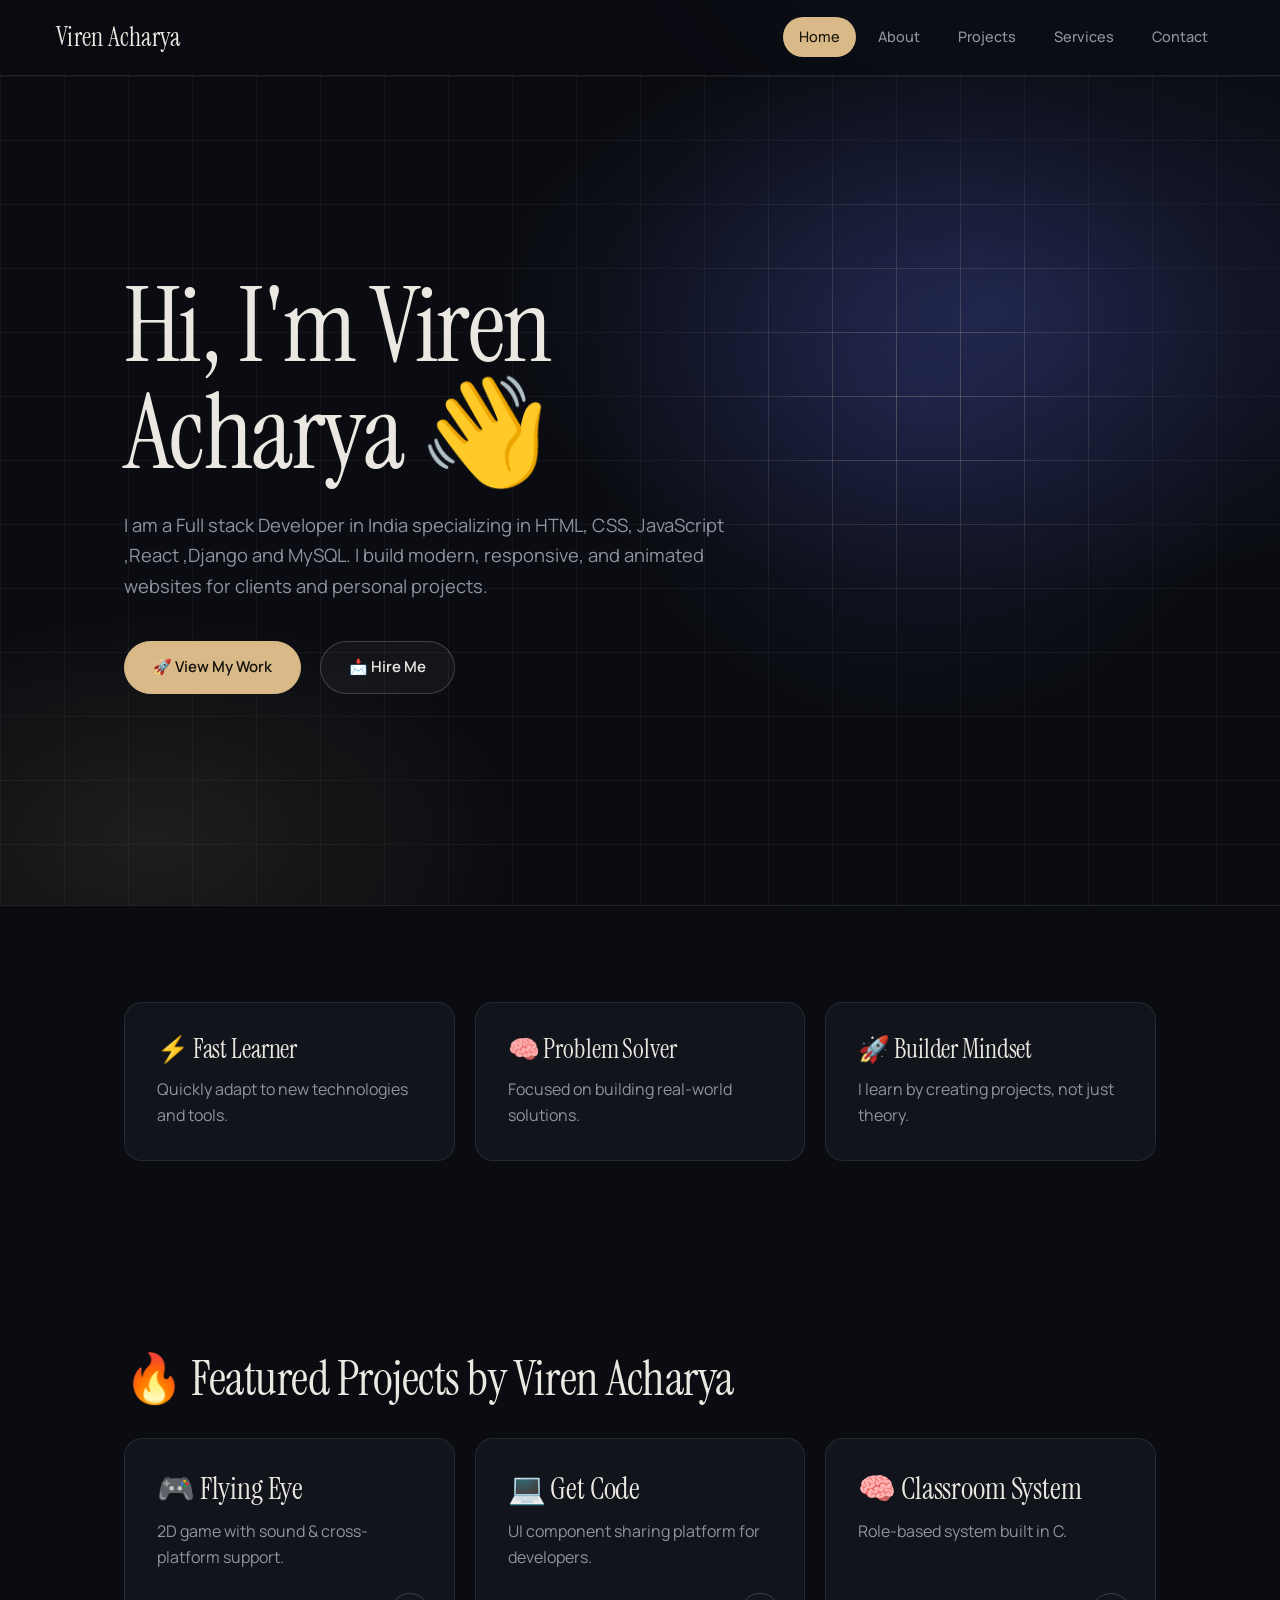
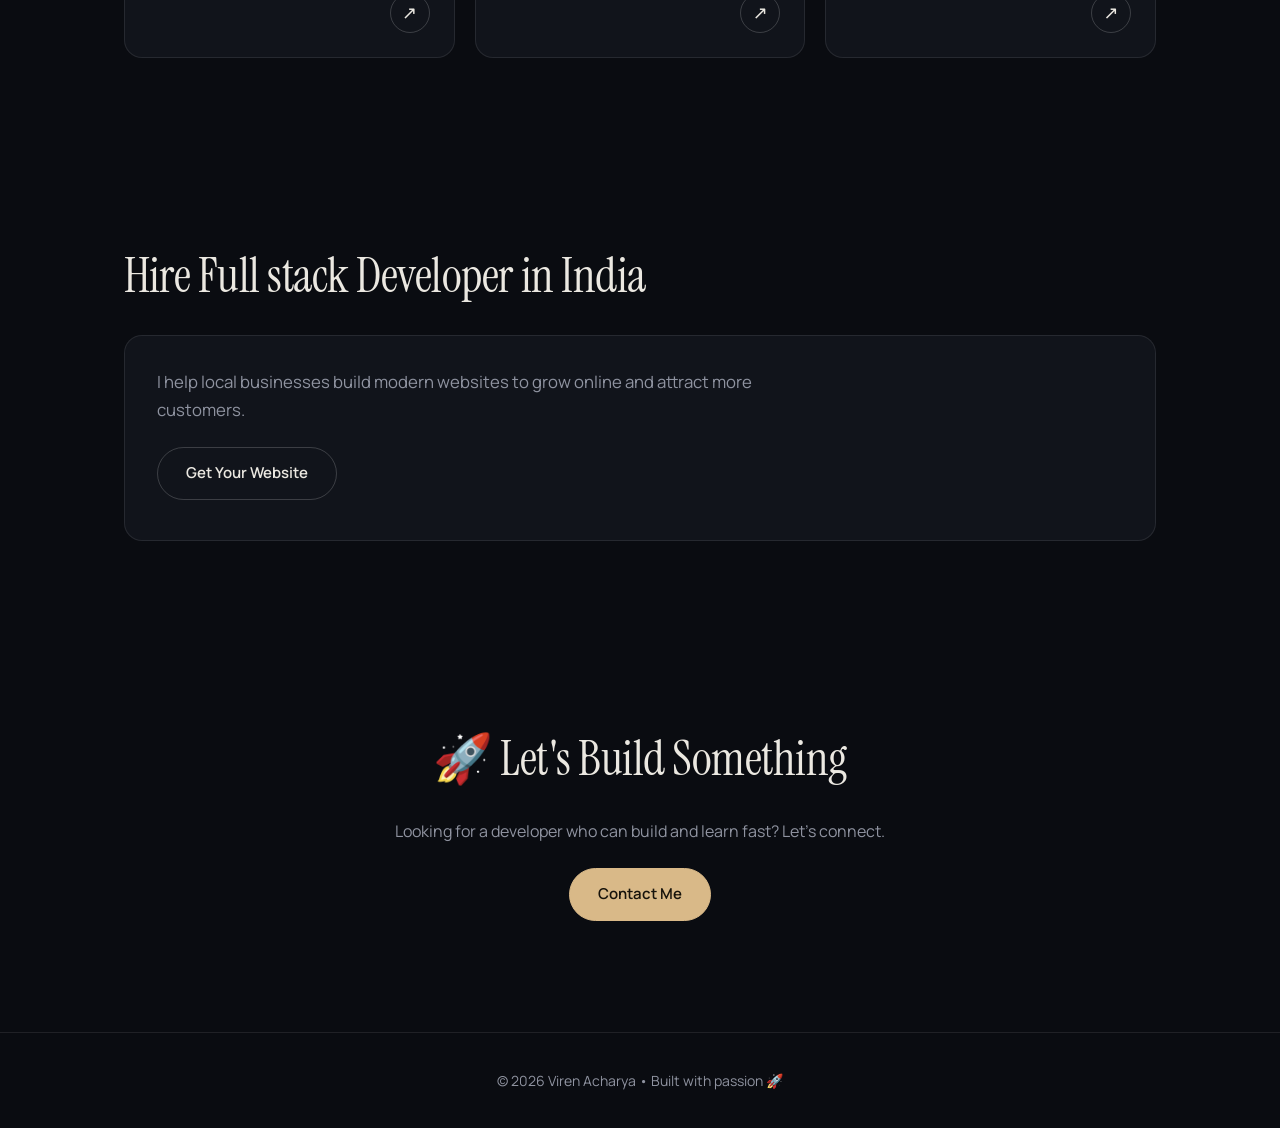
<file: index.html>
<!DOCTYPE html>
<html lang="en">
<head>
  <meta charset="UTF-8">
  <meta name="viewport" content="width=device-width, initial-scale=1.0">



  <link rel="icon" type="image/png" href="images/favicon.png">

<!-- Google Search Console verification -->
<meta name="google-site-verification" content="08ARoDxAok8zJSVMa6DuFnoKdgFROJ-bKpGuTNipP2k" />

  <!-- SEO TITLE -->
  <title>Viren Acharya | Full stack Developer India | Portfolio & Freelance Web Developer</title>

  <!-- SEO DESCRIPTION -->
  <meta name="description" content="Viren Acharya is a Full stack Developer in India specializing in HTML, CSS, JavaScript, React, Django and MySQL. Explore portfolio projects and hire for modern, responsive websites and web development services.">

  <!-- SEO KEYWORDS -->
  <meta name="keywords" content="Viren Acharya, full stack developer India, hire full stack developer, freelance web developer India, portfolio website, HTML CSS JavaScript, React, Django, MySQL, developer, web developer India">

  <!-- AUTHOR -->
  <meta name="author" content="Viren Acharya">

  <link rel="sitemap" type="application/xml" title="Sitemap" href="/sitemap.xml">
  

  <!-- OPEN GRAPH (for WhatsApp / LinkedIn sharing) -->
  <meta property="og:title" content="Viren Acharya | Full stack Developer Portfolio">
<meta property="og:description" content="Explore projects and hire Viren Acharya for full stack development and modern website design.">
<meta property="og:type" content="website">


  <link rel="stylesheet" href="style.css?v=3">
  <link rel="preconnect" href="https://fonts.googleapis.com">
  <link rel="preconnect" href="https://fonts.gstatic.com" crossorigin>
  <link href="https://fonts.googleapis.com/css2?family=Instrument+Serif:ital@0;1&family=Manrope:wght@400;500;600;700&display=swap" rel="stylesheet">
</head>

<body>

<!-- NAV -->
<nav class="nav">

  <div class="logo">Viren Acharya</div>

  <!-- NEW: Hamburger -->
  <div class="hamburger" id="hamburger">
    <span></span>
    <span></span>
    <span></span>
  </div>

  <ul id="nav-links">
    <li><a href="index.html" class="active">Home</a></li>
    <li><a href="about.html">About</a></li>
    <li><a href="projects.html">Projects</a></li>
    <li><a href="services.html">Services</a></li>
    <li><a href="contact.html">Contact</a></li>
  </ul>
</nav>

<!-- HERO -->
<section class="hero main-hero">
  <div class="hero-content">
    <h1>
      Hi, I'm <span class="glow">Viren Acharya</span> 👋
    </h1>

   <p class="hero-sub">
      I am a Full stack Developer in India specializing in HTML, CSS, JavaScript ,React ,Django and MySQL.
      I build modern, responsive, and animated websites for clients and personal projects.
    </p>

    <div class="buttons">
      <a href="projects.html" class="btn glow-btn">🚀 View My Work</a>
      <a href="contact.html" class="btn secondary">📩 Hire Me</a>
    </div>
  </div>
</section>

<!-- VALUE STRIP -->
<section class="section show">
  <div class="feature-grid">

    <div class="feature-card">
      <h3>⚡ Fast Learner</h3>
      <p>Quickly adapt to new technologies and tools.</p>
    </div>

    <div class="feature-card">
      <h3>🧠 Problem Solver</h3>
      <p>Focused on building real-world solutions.</p>
    </div>

    <div class="feature-card">
      <h3>🚀 Builder Mindset</h3>
      <p>I learn by creating projects, not just theory.</p>
    </div>

  </div>
</section>

<!-- FEATURED PROJECTS -->
<section class="section">
  <h2>🔥 Featured Projects by Viren Acharya</h2>

  <div class="project-grid">

    <a href="project-flying-eye.html" class="project-card">
      <h3>🎮 Flying Eye</h3>
      <p>2D game with sound & cross-platform support.</p>
    </a>

    <a href="project-ui.html" class="project-card">
      <h3>💻 Get Code</h3>
      <p>UI component sharing platform for developers.</p>
    </a>

    <a href="project-classroom.html" class="project-card">
      <h3>🧠 Classroom System</h3>
      <p>Role-based system built in C.</p>
    </a>

  </div>
</section>

<!-- SERVICES CTA -->
<section class="section">
  <h2>Hire Full stack Developer in India</h2>

  <div class="glass-card">
    <p>
      I help local businesses build modern websites to grow online 
      and attract more customers.
    </p>

    <a href="services.html" class="btn">Get Your Website</a>
  </div>
</section>

<!-- FINAL CTA -->
<section class="section">
  <h2>🚀 Let's Build Something</h2>

  <p style="text-align:center; color:#94a3b8;">
    Looking for a developer who can build and learn fast? Let’s connect.
  </p>

  <div style="text-align:center;">
    <a href="contact.html" class="btn glow-btn">Contact Me</a>
  </div>
</section>

<!-- FOOTER -->
<footer style="text-align:center;padding:30px;color:#64748b;">
  © 2026 Viren Acharya • Built with passion 🚀
</footer>

<script src="script.js?v=3" defer></script>
</body>
</html>
</file>
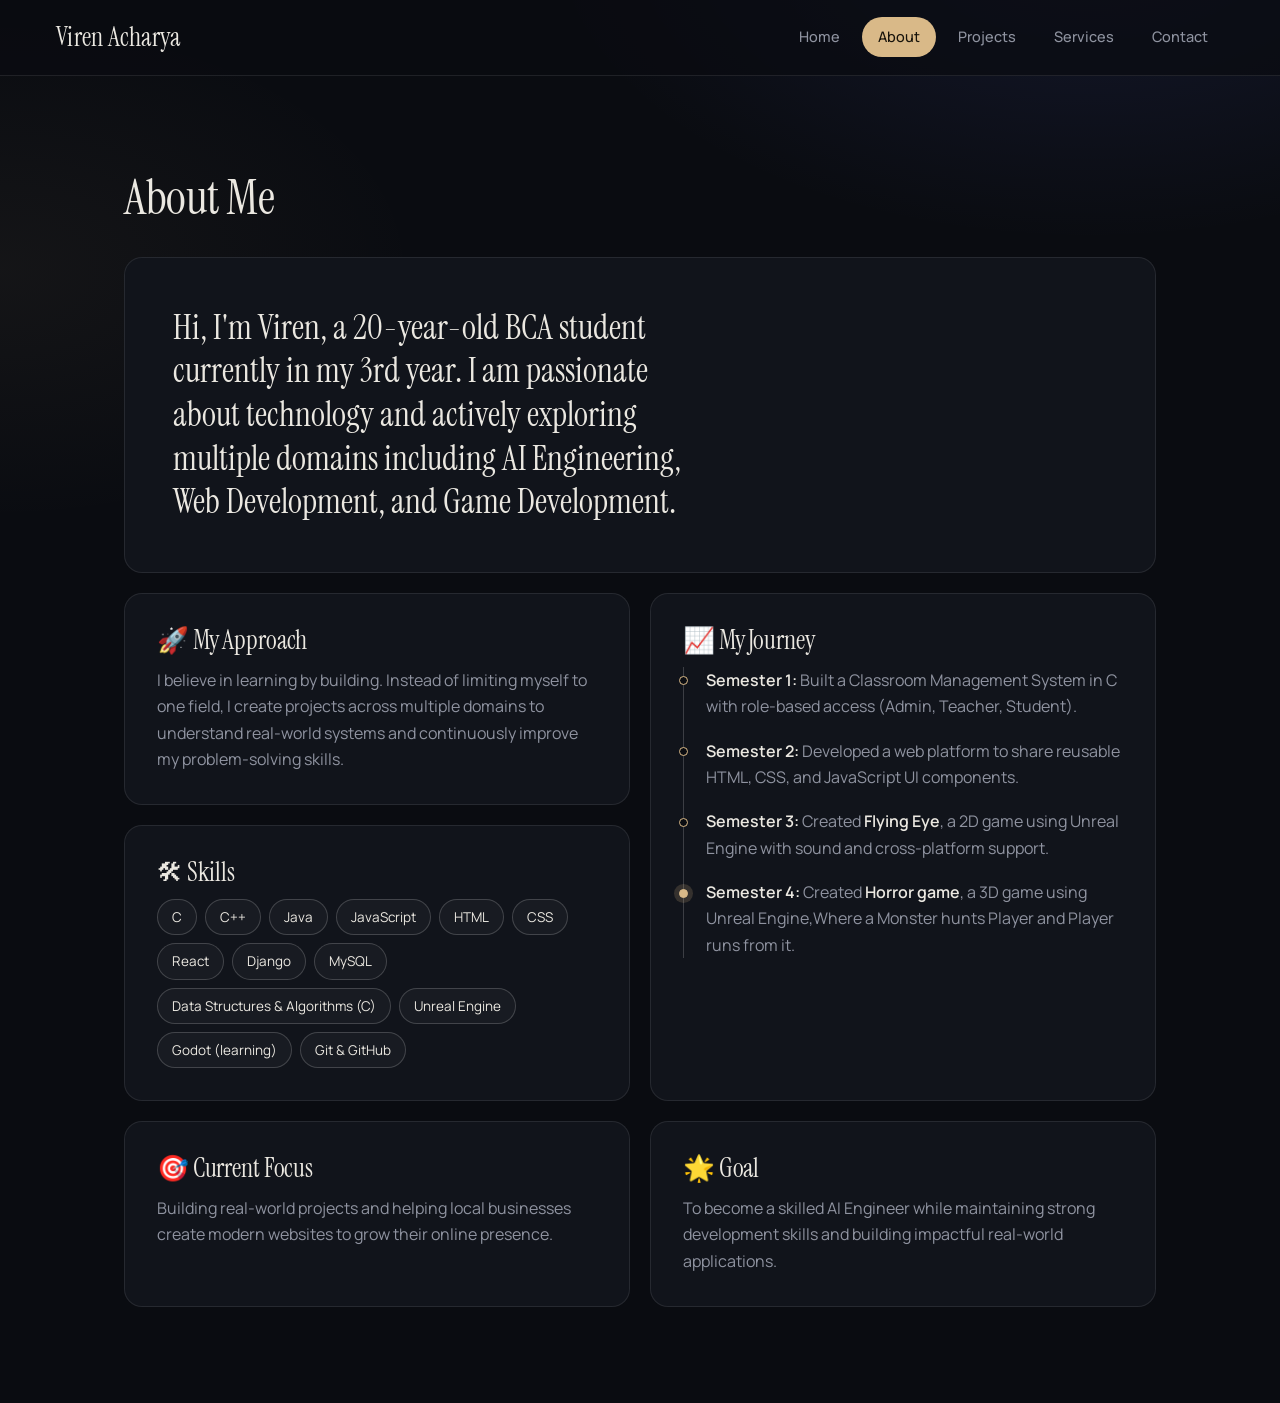
<file: about.html>
<!DOCTYPE html>
<html lang="en">
<head>
  <meta charset="UTF-8">
  <meta name="viewport" content="width=device-width, initial-scale=1.0">
  <title>About | Viren</title>
  <link rel="stylesheet" href="style.css?v=3">
  <link rel="preconnect" href="https://fonts.googleapis.com">
  <link rel="preconnect" href="https://fonts.gstatic.com" crossorigin>
  <link href="https://fonts.googleapis.com/css2?family=Instrument+Serif:ital@0;1&family=Manrope:wght@400;500;600;700&display=swap" rel="stylesheet">
</head>
<body>

<nav class="nav">
    <div class="logo">Viren Acharya</div>
    <!-- NEW: Hamburger -->
  <div class="hamburger" id="hamburger">
    <span></span>
    <span></span>
    <span></span>
  </div>
    <ul id="nav-links">
      <li><a href="index.html">Home</a></li>
      <li><a href="about.html" class="active">About</a></li>
      <li><a href="projects.html">Projects</a></li>
      <li><a href="services.html">Services</a></li>
      <li><a href="contact.html">Contact</a></li>
    </ul>
  </nav>


<section class="section about-page">
  <h2>About Me</h2>


 

  <div class="card">
    <p>
      Hi, I'm <strong>Viren</strong>, a 20-year-old BCA student currently in my 3rd year. I am passionate about technology and actively exploring multiple domains including <strong>AI Engineering</strong>, <strong>Web Development</strong>, and <strong>Game Development</strong>.
    </p>
  </div>

  <div class="card">
    <h3>🚀 My Approach</h3>
    <p>
      I believe in learning by building. Instead of limiting myself to one field, I create projects across multiple domains to understand real-world systems and continuously improve my problem-solving skills.
    </p>
  </div>

  <div class="card">
    <h3>📈 My Journey</h3>
    <ul>
      <li><strong>Semester 1:</strong> Built a Classroom Management System in C with role-based access (Admin, Teacher, Student).</li>
      <li><strong>Semester 2:</strong> Developed a web platform to share reusable HTML, CSS, and JavaScript UI components.</li>
      <li><strong>Semester 3:</strong> Created <strong>Flying Eye</strong>, a 2D game using Unreal Engine with sound and cross-platform support.</li>
      <li><strong>Semester 4:</strong> Created <strong>Horror game</strong>, a 3D game using Unreal Engine,Where a Monster hunts Player and Player runs from it.</li>
    </ul>
  </div>

  <div class="card">
    <h3>🛠 Skills</h3>
    <p>
      C, C++, Java, JavaScript, HTML, CSS,React, Django, MySQL, Data Structures & Algorithms (C), Unreal Engine, Godot (learning), Git & GitHub
    </p>
  </div>

  <div class="card">
    <h3>🎯 Current Focus</h3>
    <p>
      Building real-world projects and helping local businesses create modern websites to grow their online presence.
    </p>
  </div>

  <div class="card">
    <h3>🌟 Goal</h3>
    <p>
      To become a skilled AI Engineer while maintaining strong development skills and building impactful real-world applications.
    </p>
  </div>

</section>


<script src="script.js?v=3" defer></script>
</body>
</html>
</file>
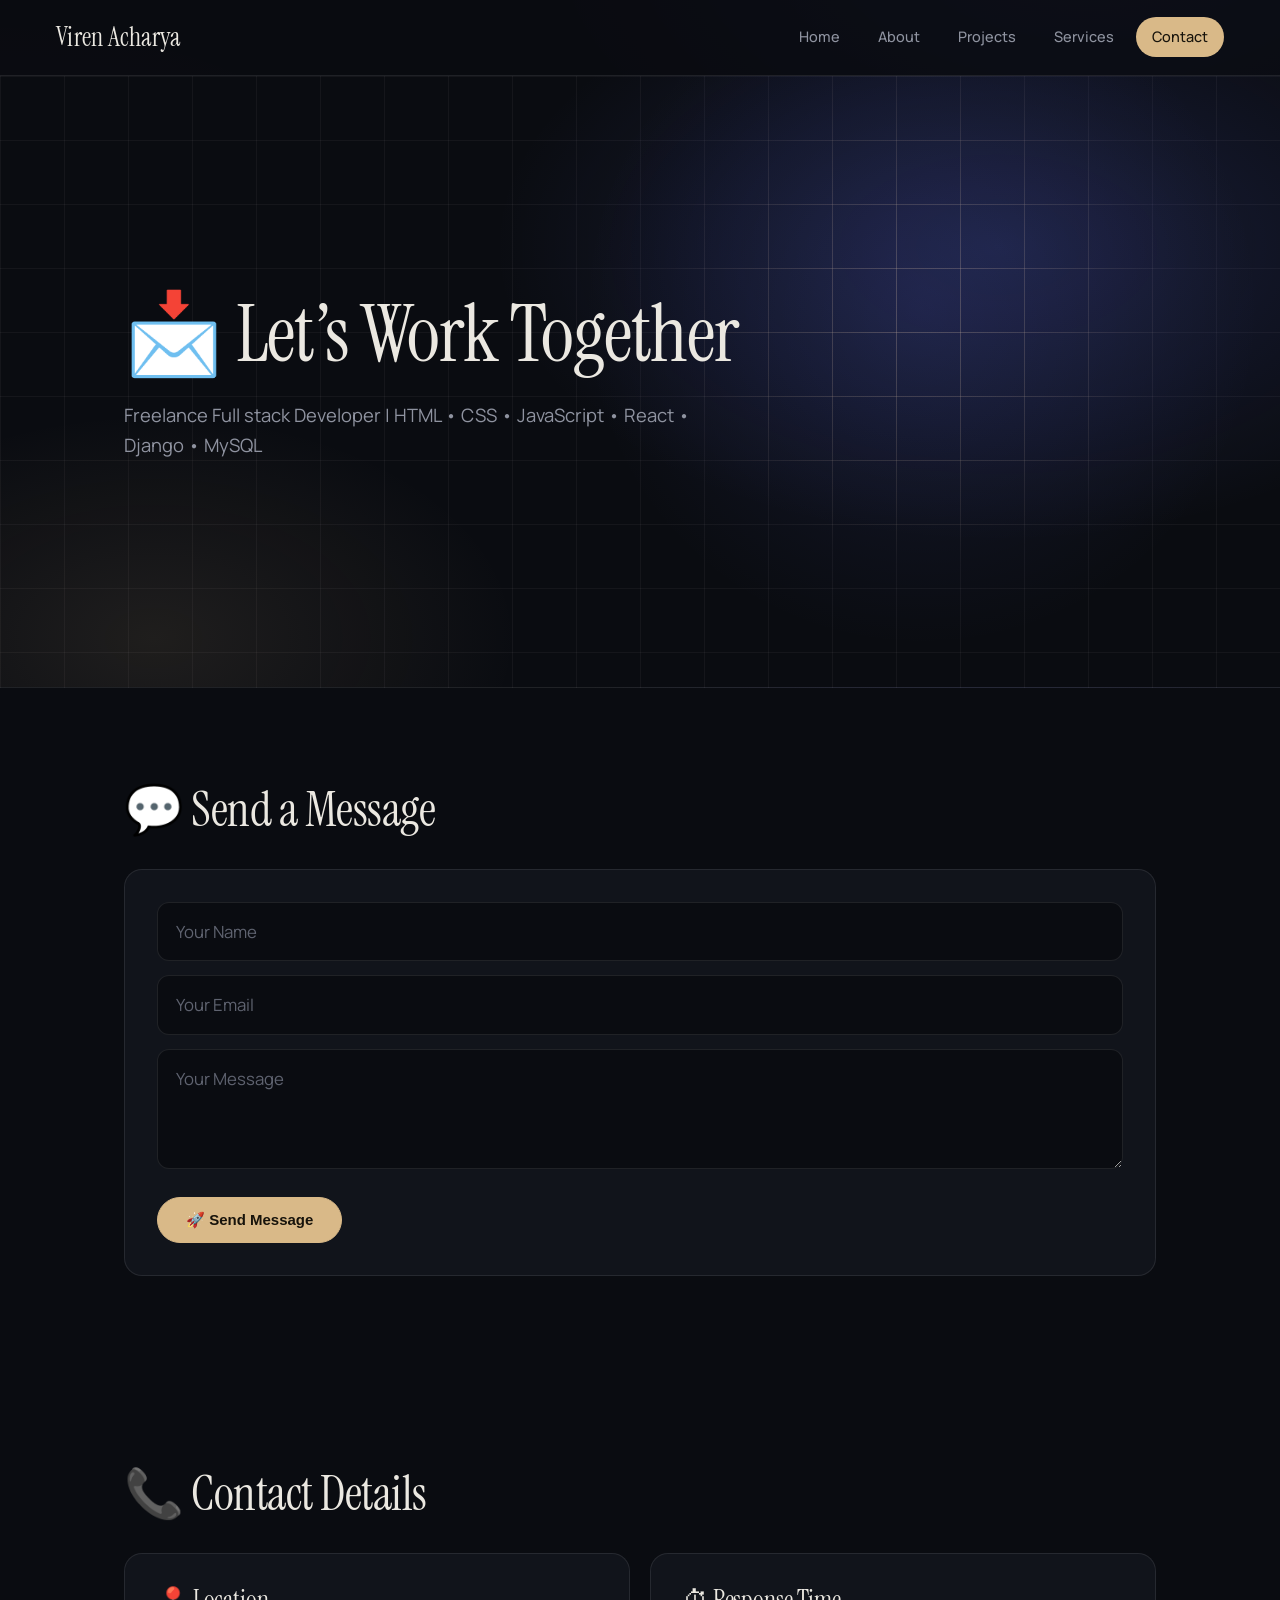
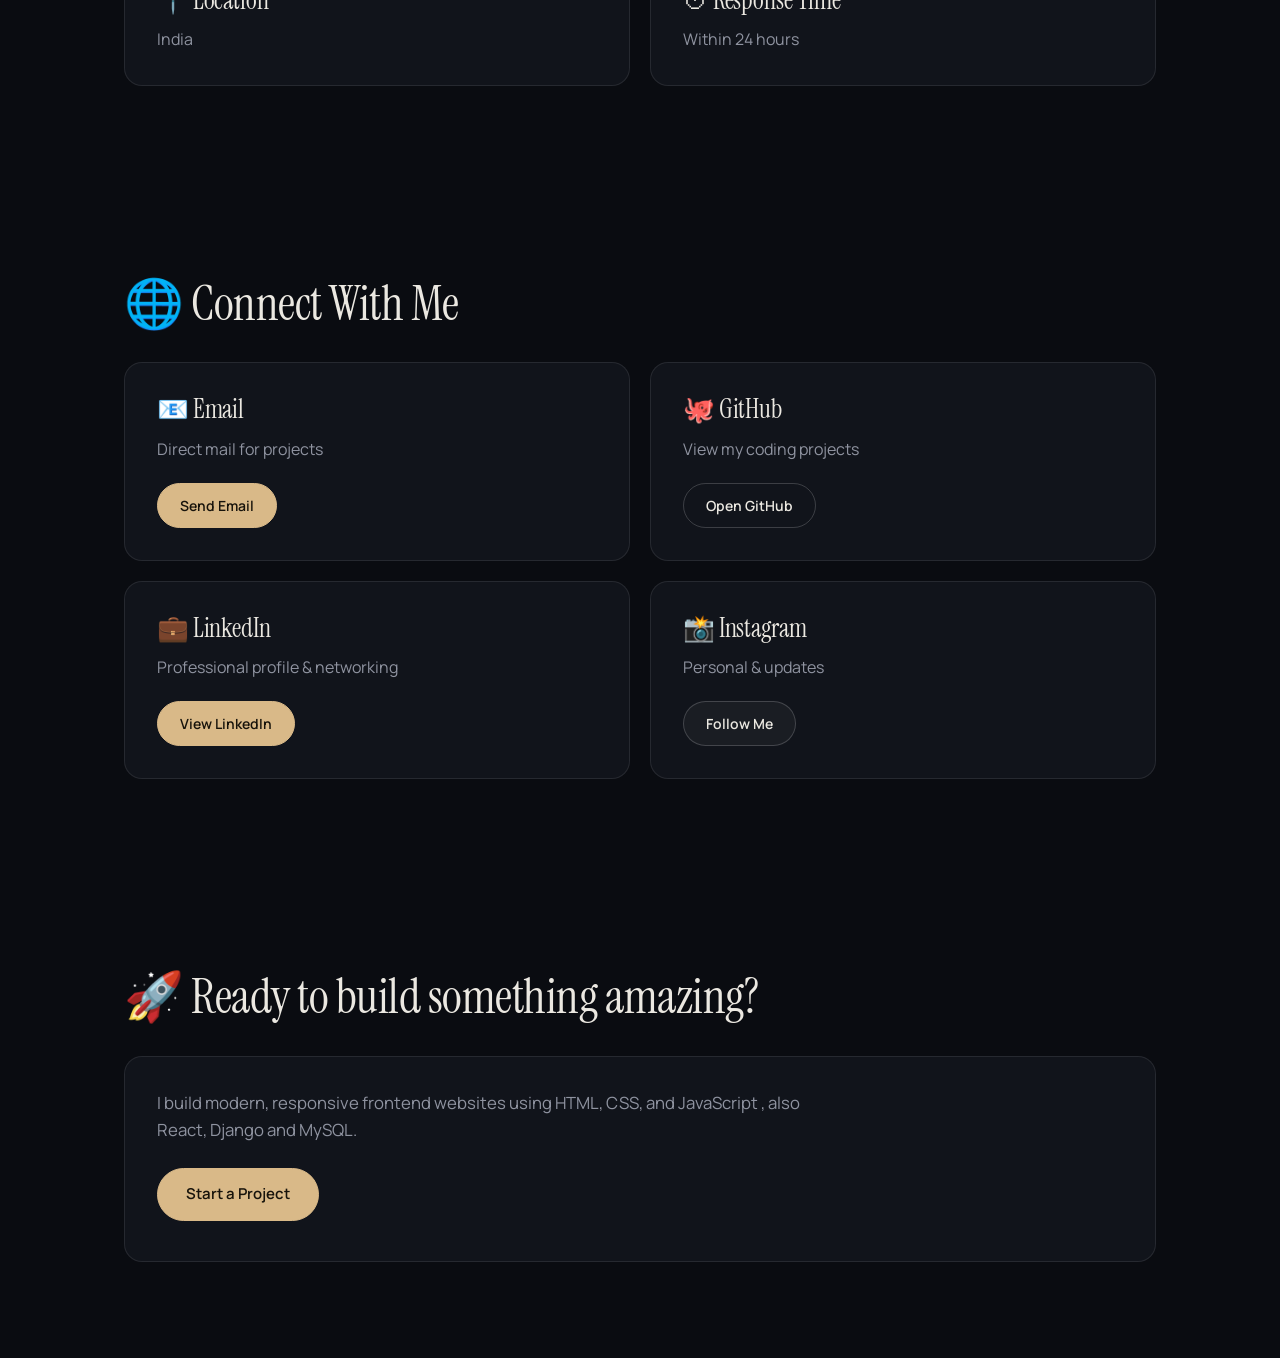
<file: contact.html>
<!DOCTYPE html>
<html lang="en">
<head>
  <meta charset="UTF-8">
  <meta name="viewport" content="width=device-width, initial-scale=1.0">
  <title>Contact | Viren Acharya</title>
  <link rel="stylesheet" href="style.css?v=3">
  <link rel="preconnect" href="https://fonts.googleapis.com">
  <link rel="preconnect" href="https://fonts.gstatic.com" crossorigin>
  <link href="https://fonts.googleapis.com/css2?family=Instrument+Serif:ital@0;1&family=Manrope:wght@400;500;600;700&display=swap" rel="stylesheet">
</head>

<body>

<!-- NAV -->
<nav class="nav">
  <div class="logo">Viren Acharya</div>
  <!-- NEW: Hamburger -->
  <div class="hamburger" id="hamburger">
    <span></span>
    <span></span>
    <span></span>
  </div>
  <ul id="nav-links">
    <li><a href="index.html">Home</a></li>
    <li><a href="about.html">About</a></li>
    <li><a href="projects.html">Projects</a></li>
    <li><a href="services.html">Services</a></li>
    <li><a href="contact.html" class="active">Contact</a></li>
  </ul>
</nav>

<!-- HERO -->
<section class="game-hero" id="hero">
  <div class="overlay"></div>
  <div class="particles"></div>

  <div class="hero-content">
    <h1 class="glow floating">📩 Let’s Work Together</h1>
    <p class="fade-in">Freelance Full stack Developer | HTML • CSS • JavaScript • React • Django • MySQL</p>
  </div>
</section>

<!-- CONTACT FORM -->
<section class="section hidden">
  <h2>💬 Send a Message</h2>

  <div class="glass-card">

    <form action="https://formsubmit.co/virenacharya99@gmail.com" method="POST">

      <!-- disable captcha -->
      <input type="hidden" name="_captcha" value="false">

      <!-- redirect after submit -->
      <input type="hidden" name="_next" value="https://virenacharya.github.io/viren-portfolio/contact.html">

      <!-- 🛡️ Honeypot (spam protection - hidden from users) -->
      <input type="text" name="_honey" style="display:none">

      <input type="text" name="name" placeholder="Your Name" required
        style="width:100%; padding:12px; margin:10px 0; border-radius:8px; border:none;">

      <input type="email" name="email" placeholder="Your Email" required
        style="width:100%; padding:12px; margin:10px 0; border-radius:8px; border:none;">

      <textarea name="message" placeholder="Your Message" required
        style="width:100%; padding:12px; margin:10px 0; border-radius:8px; border:none; height:120px;"></textarea>

      <button type="submit" class="btn glow-btn">🚀 Send Message</button>

    </form>

  </div>
</section>

<!-- CONTACT INFO -->
<section class="section hidden">
  <h2>📞 Contact Details</h2>

  <div class="feature-grid">
    
    <div class="feature-card">
      <h3>📍 Location</h3>
      <p>India</p>
    </div>

    <div class="feature-card">
      <h3>⏱ Response Time</h3>
      <p>Within 24 hours</p>
    </div>
  </div>
</section>



<!-- SOCIAL CONTACT LINKS -->
<section class="section hidden">
  <h2>🌐 Connect With Me</h2>

  <div class="feature-grid">

    <!-- EMAIL -->
    <div class="feature-card">
      <h3>📧 Email</h3>
      <p>Direct mail for projects</p>
      <a href="mailto:virenacharya99@gmail.com" class="btn glow-btn">Send Email</a>
    </div>

    <!-- GITHUB -->
    <div class="feature-card">
      <h3>🐙 GitHub</h3>
      <p>View my coding projects</p>
      <a href="https://github.com/virenacharya" target="_blank" class="btn">Open GitHub</a>
    </div>

    <!-- LINKEDIN -->
    <div class="feature-card">
      <h3>💼 LinkedIn</h3>
      <p>Professional profile & networking</p>
      <a href="https://linkedin.com/in/viren--acharya" target="_blank" class="btn glow-btn">View LinkedIn</a>
    </div>

    <!-- INSTAGRAM -->
    <div class="feature-card">
      <h3>📸 Instagram</h3>
      <p>Personal & updates</p>
      <a href="https://instagram.com/lost_from_light32" target="_blank" class="btn secondary">Follow Me</a>
    </div>

  </div>
</section>

<!-- CTA -->
<section class="section hidden">
  <h2>🚀 Ready to build something amazing?</h2>

  <div class="glass-card">
    <p>
      I build modern, responsive frontend websites using HTML, CSS, and JavaScript ,  also React, Django and MySQL.
    </p>

    <a href="mailto:virenacharya99@gmail.com" class="btn glow-btn">Start a Project</a>
  </div>
</section>

<!-- CURSOR -->


<script src="script.js?v=3" defer></script>
</body>
</html>
</file>
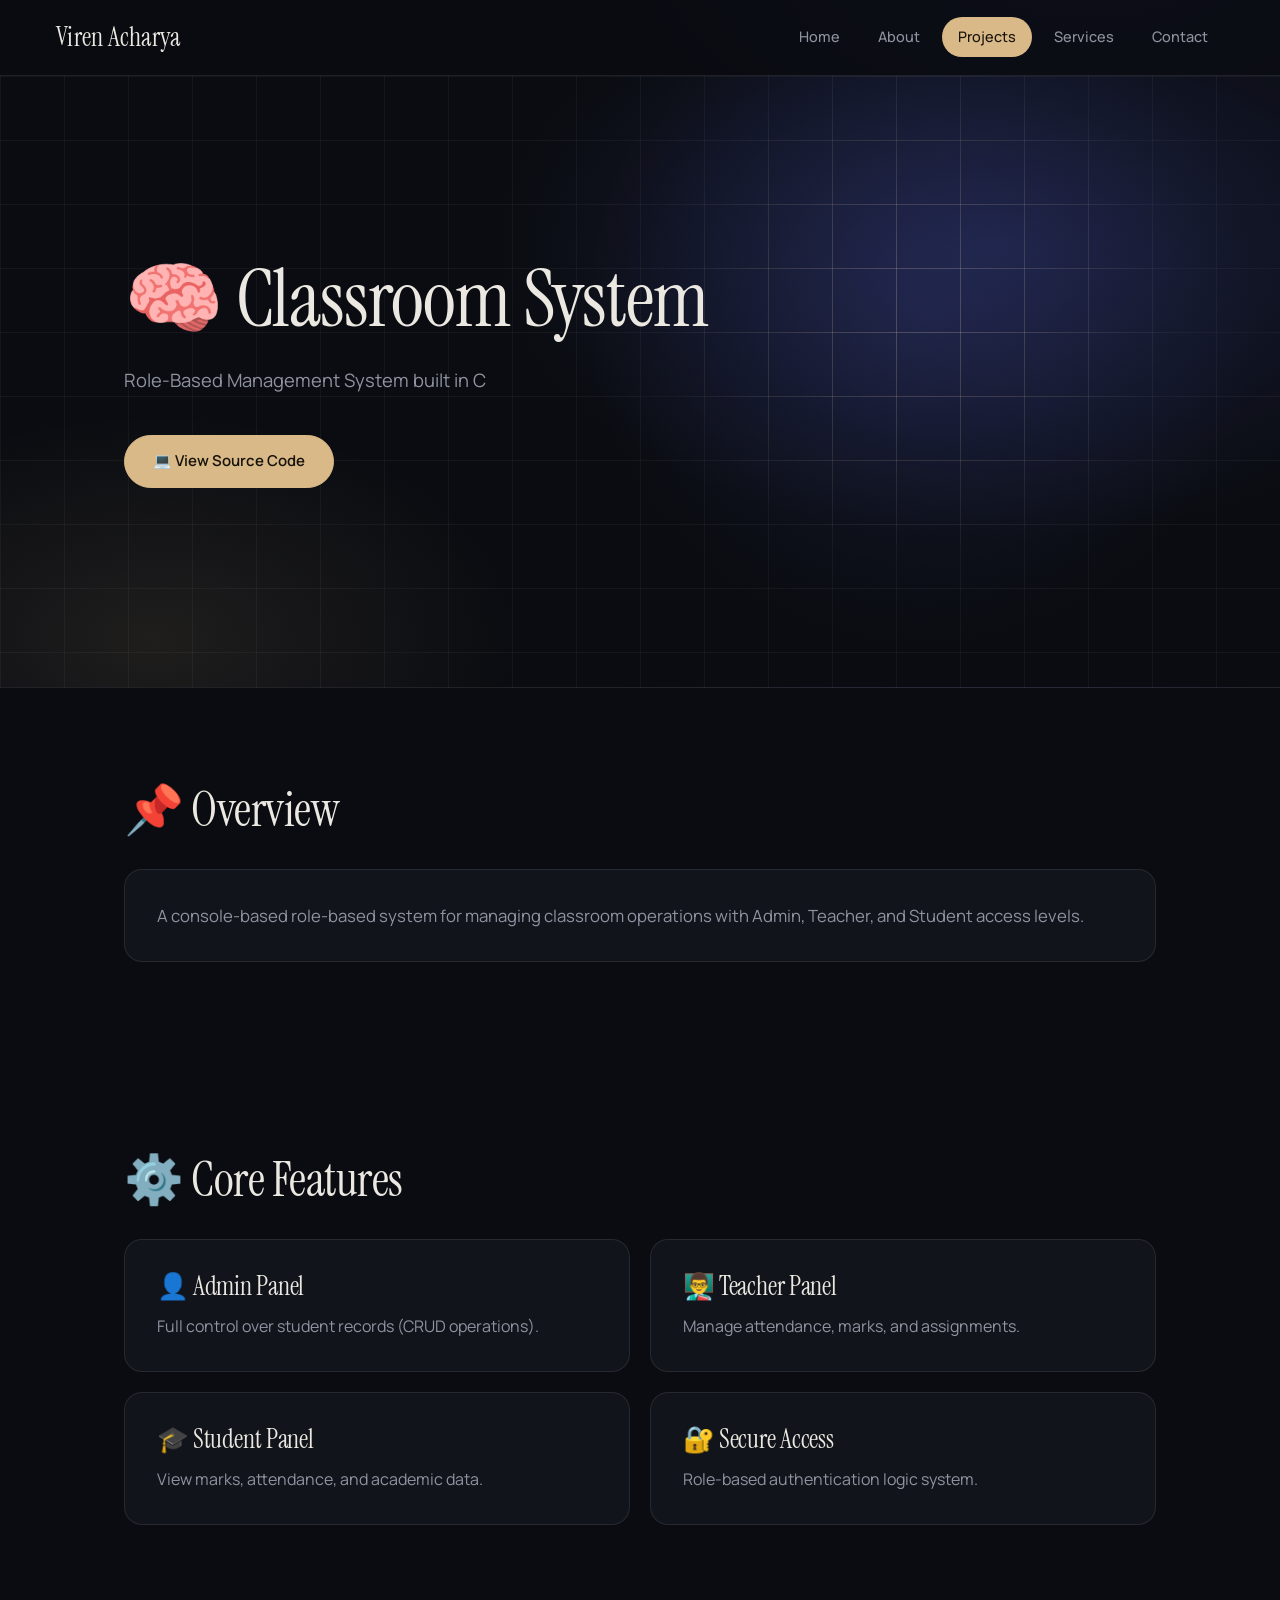
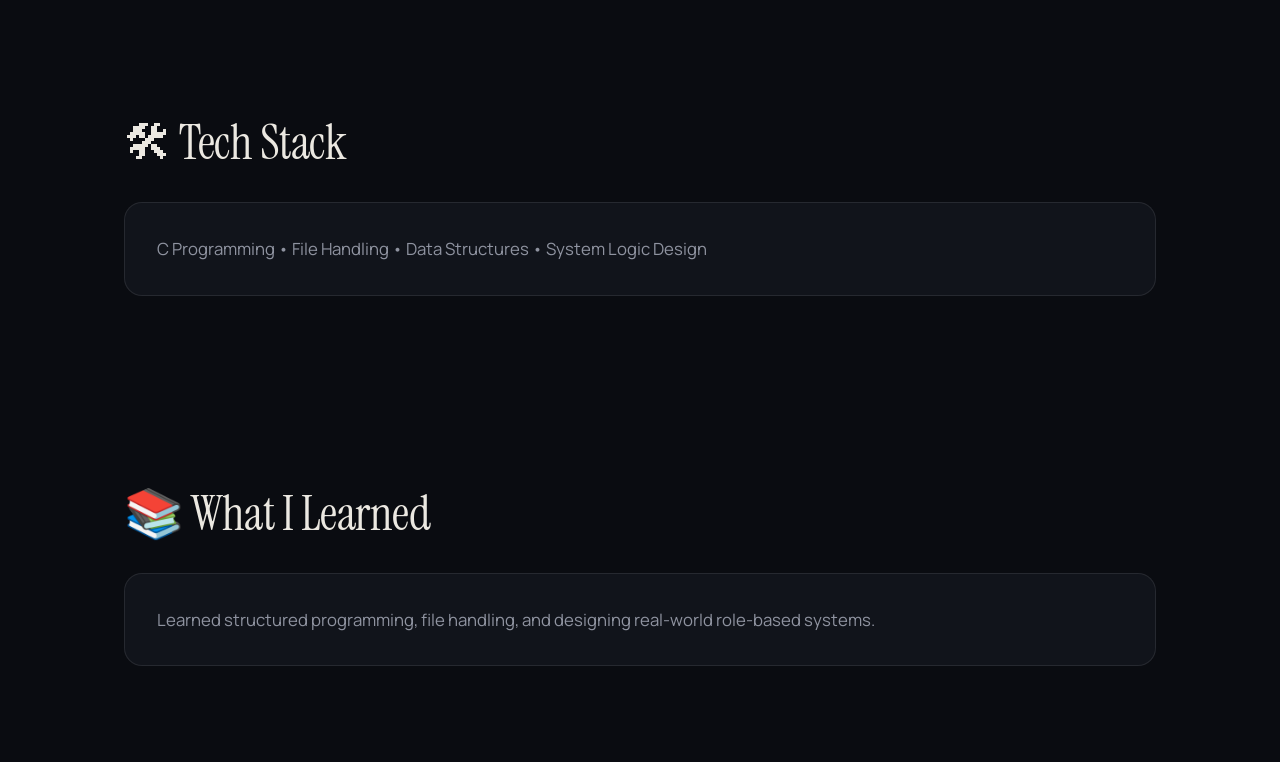
<file: project-classroom.html>
<!DOCTYPE html>
<html lang="en">
<head>
  <meta charset="UTF-8">
  <meta name="viewport" content="width=device-width, initial-scale=1.0">
  <title>Classroom System | Project</title>
  <link rel="stylesheet" href="style.css?v=3">
  <link rel="preconnect" href="https://fonts.googleapis.com">
  <link rel="preconnect" href="https://fonts.gstatic.com" crossorigin>
  <link href="https://fonts.googleapis.com/css2?family=Instrument+Serif:ital@0;1&family=Manrope:wght@400;500;600;700&display=swap" rel="stylesheet">
</head>

<body>

<nav class="nav">
  <div class="logo">Viren Acharya</div>
  <!-- NEW: Hamburger -->
  <div class="hamburger" id="hamburger">
    <span></span>
    <span></span>
    <span></span>
  </div>
  <ul id="nav-links">
    <li><a href="index.html">Home</a></li>
    <li><a href="about.html">About</a></li>
    <li><a href="projects.html" class="active">Projects</a></li>
    <li><a href="services.html">Services</a></li>
    <li><a href="contact.html">Contact</a></li>
  </ul>
</nav>

<!-- HERO -->
<section class="game-hero" id="hero">
  <div class="overlay"></div>
  <div class="particles"></div>

  <div class="hero-content">
    <h1 class="glow floating">🧠 Classroom System</h1>
    <p class="fade-in">Role-Based Management System built in C</p>

    <div class="buttons fade-in delay">
      <a href="https://github.com/virenAcharya/hackathon-proj" class="btn glow-btn">
        💻 View Source Code
      </a>
    </div>
  </div>
</section>

<!-- OVERVIEW -->
<section class="section hidden">
  <h2>📌 Overview</h2>

  <div class="glass-card">
    A console-based role-based system for managing classroom operations with Admin, Teacher, and Student access levels.
  </div>
</section>

<!-- FEATURES -->
<section class="section hidden">
  <h2>⚙️ Core Features</h2>

  <div class="feature-grid">

    <div class="feature-card">
      <h3>👤 Admin Panel</h3>
      <p>Full control over student records (CRUD operations).</p>
    </div>

    <div class="feature-card">
      <h3>👨‍🏫 Teacher Panel</h3>
      <p>Manage attendance, marks, and assignments.</p>
    </div>

    <div class="feature-card">
      <h3>🎓 Student Panel</h3>
      <p>View marks, attendance, and academic data.</p>
    </div>

    <div class="feature-card">
      <h3>🔐 Secure Access</h3>
      <p>Role-based authentication logic system.</p>
    </div>

  </div>
</section>




<!-- TECH -->
<section class="section hidden">
  <h2>🛠 Tech Stack</h2>

  <div class="glass-card">
    C Programming • File Handling • Data Structures • System Logic Design
  </div>
</section>

<!-- LEARNING -->
<section class="section hidden">
  <h2>📚 What I Learned</h2>

  <div class="glass-card">
    Learned structured programming, file handling, and designing real-world role-based systems.
  </div>
</section>



<script src="script.js?v=3" defer></script>
</body>
</html>
</file>
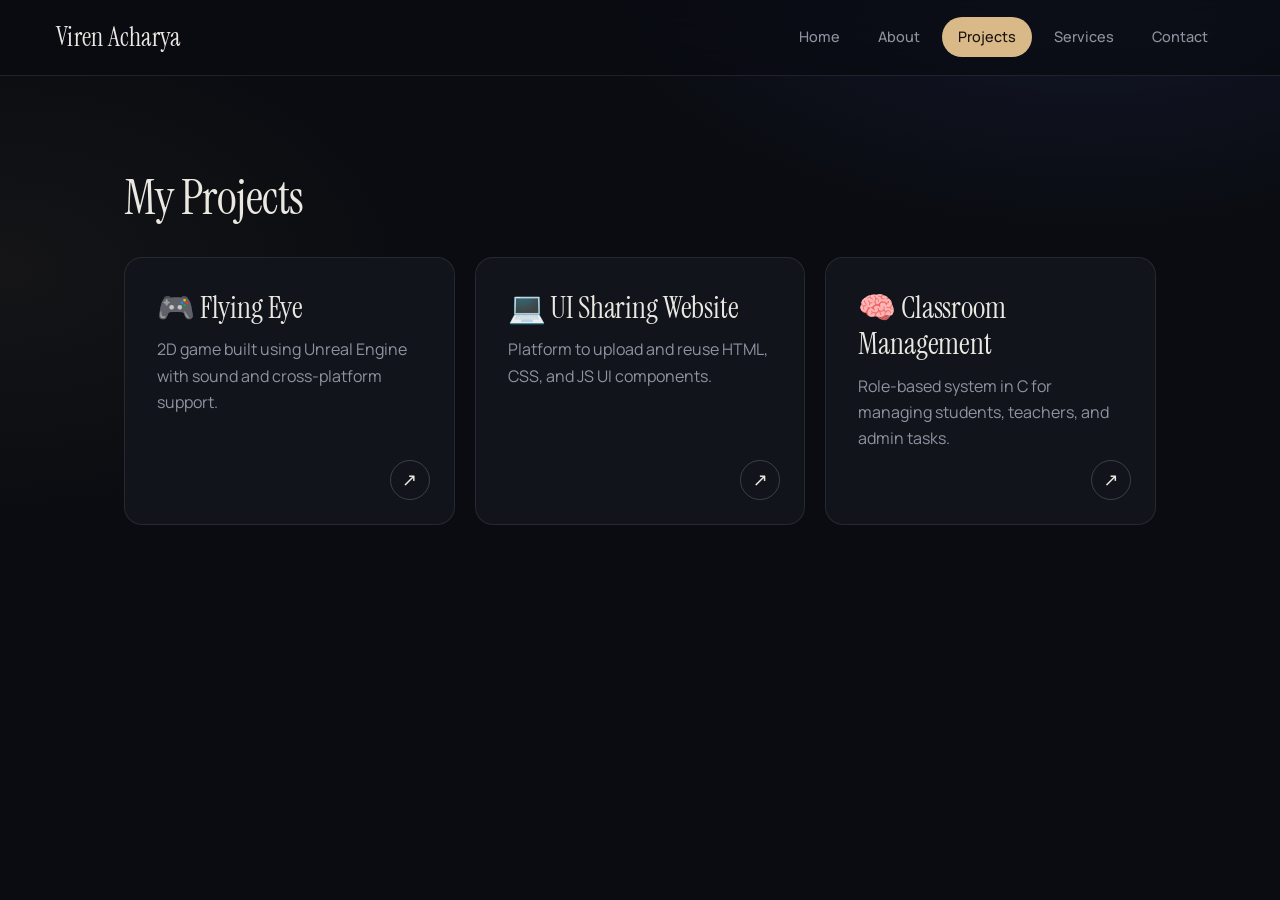
<file: projects.html>
<!DOCTYPE html>
<html lang="en">
<head>
  <meta charset="UTF-8">
  <meta name="viewport" content="width=device-width, initial-scale=1.0">
  <title>Projects | Viren</title>
  <link rel="stylesheet" href="style.css?v=3">
  <link rel="preconnect" href="https://fonts.googleapis.com">
  <link rel="preconnect" href="https://fonts.gstatic.com" crossorigin>
  <link href="https://fonts.googleapis.com/css2?family=Instrument+Serif:ital@0;1&family=Manrope:wght@400;500;600;700&display=swap" rel="stylesheet">
</head>

<body>

<nav class="nav">
    <div class="logo">Viren Acharya</div>
    <!-- NEW: Hamburger -->
  <div class="hamburger" id="hamburger">
    <span></span>
    <span></span>
    <span></span>
  </div>
    <ul id="nav-links">
      <li><a href="index.html">Home</a></li>
      <li><a href="about.html">About</a></li>
      <li><a href="projects.html" class="active">Projects</a></li>
      <li><a href="services.html">Services</a></li>
      <li><a href="contact.html">Contact</a></li>
    </ul>
  </nav>


<section class="section">
  <h2>My Projects</h2>

  <div class="project-grid">

    <!-- Project 1 -->
    <a href="project-flying-eye.html" class="project-card">
      <h3>🎮 Flying Eye</h3>
      <p>2D game built using Unreal Engine with sound and cross-platform support.</p>
    </a>

    <!-- Project 2 -->
    <a href="project-ui.html" class="project-card">
      <h3>💻 UI Sharing Website</h3>
      <p>Platform to upload and reuse HTML, CSS, and JS UI components.</p>
    </a>

    <!-- Project 3 -->
    <a href="project-classroom.html" class="project-card">
      <h3>🧠 Classroom Management</h3>
      <p>Role-based system in C for managing students, teachers, and admin tasks.</p>
    </a>

  </div>
</section>

<script src="script.js?v=3" defer></script>
</body>
</html>
</file>
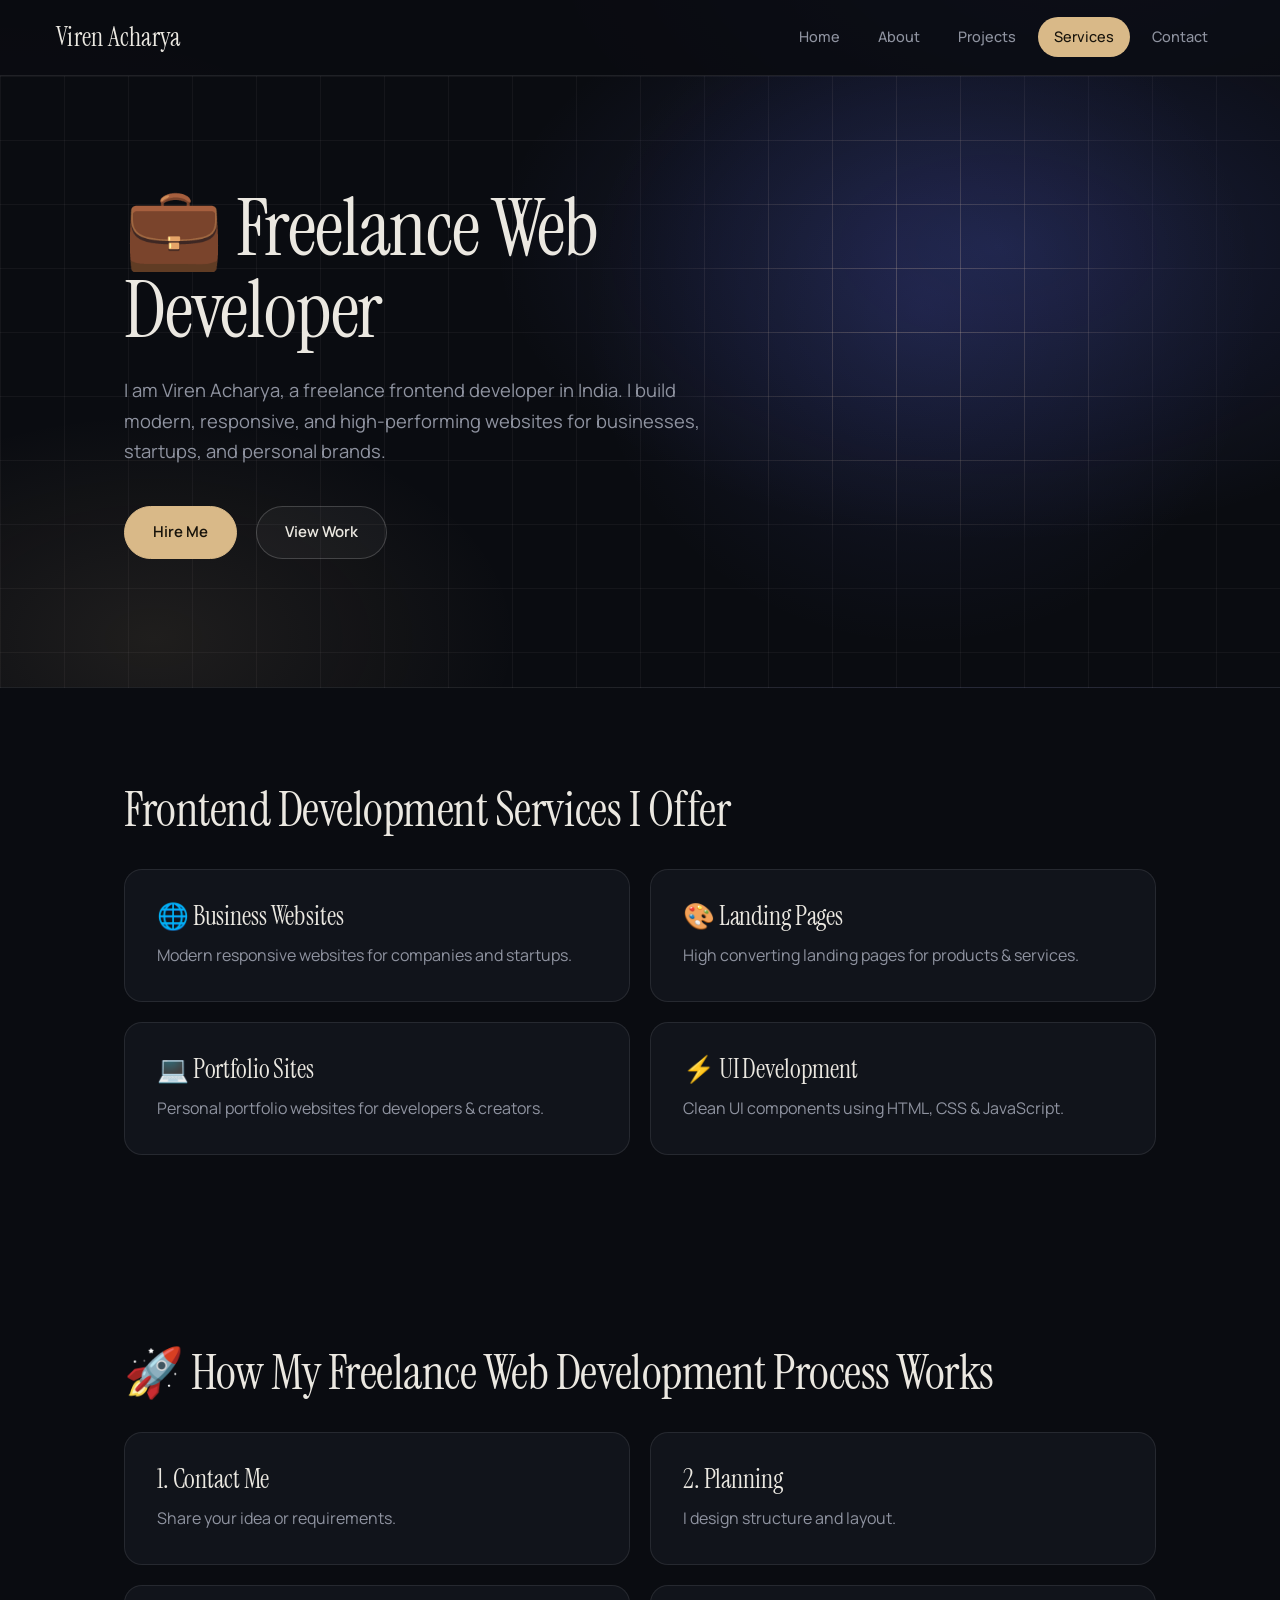
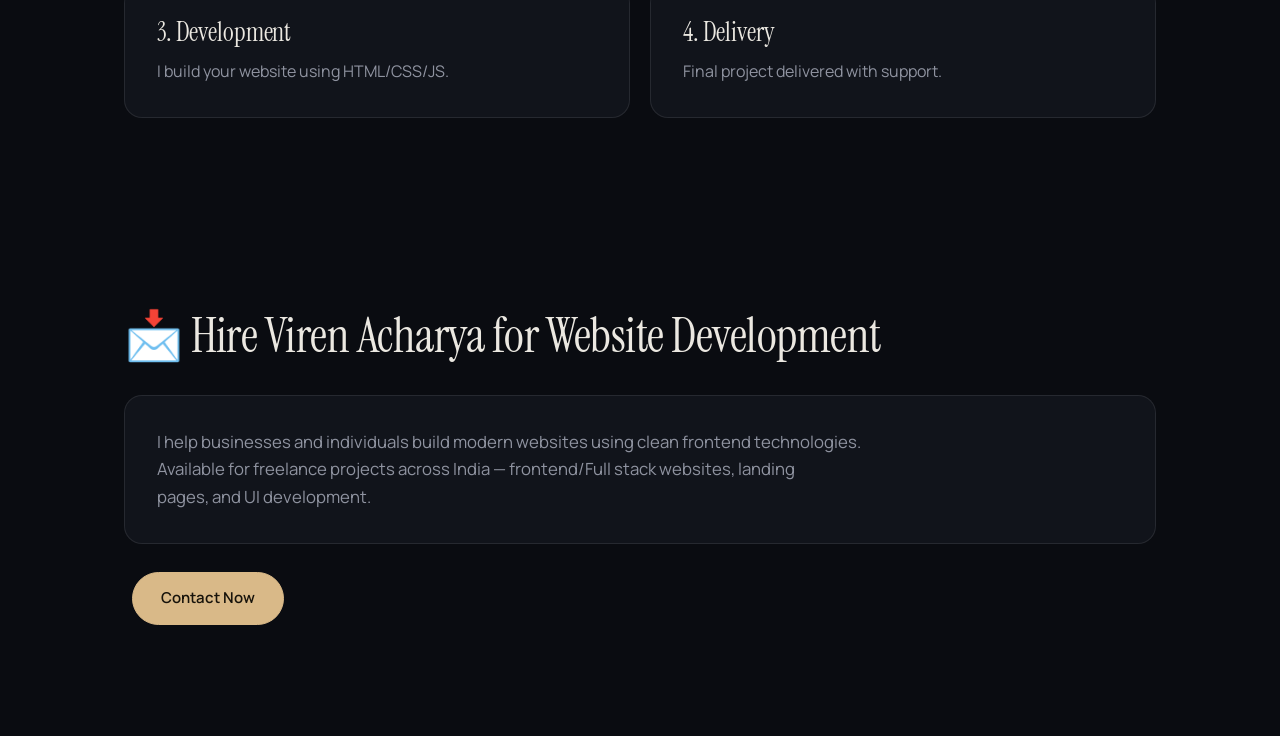
<file: services.html>
<!DOCTYPE html>
<html lang="en">
<head>
  <meta charset="UTF-8">
  <meta name="viewport" content="width=device-width, initial-scale=1.0">

  <!-- seo meta description -->
  <meta name="description" content="Hire Viren Acharya, a freelance frontend developer in India. I build modern, responsive websites, landing pages, and business websites using HTML, CSS, and JavaScript.">

  <!-- seo meta author -->
  <meta name="author" content="Viren Acharya">

  <!-- seo meta keywords -->
  <meta name="keywords" content="hire frontend developer India, freelance web developer India, website developer services, landing page developer, business website India, Viren Acharya developer">

  <meta property="og:title" content="Hire Freelance Frontend Developer | Viren Acharya">
<meta property="og:description" content="Modern websites, landing pages & UI development services in India.">
<meta property="og:type" content="website">



  <title>Hire Freelance Frontend Developer in India | Viren Acharya Web Services</title>
  <link rel="stylesheet" href="style.css?v=3">
  <link rel="preconnect" href="https://fonts.googleapis.com">
  <link rel="preconnect" href="https://fonts.gstatic.com" crossorigin>
  <link href="https://fonts.googleapis.com/css2?family=Instrument+Serif:ital@0;1&family=Manrope:wght@400;500;600;700&display=swap" rel="stylesheet">
</head>

<body>

<!-- NAV -->
<nav class="nav">
  <div class="logo">Viren Acharya</div>
  <!-- NEW: Hamburger -->
  <div class="hamburger" id="hamburger">
    <span></span>
    <span></span>
    <span></span>
  </div>
  <ul id="nav-links">
    <li><a href="index.html">Home</a></li>
    <li><a href="about.html">About</a></li>
    <li><a href="projects.html">Projects</a></li>
    <li><a href="services.html" class="active">Services</a></li>
    <li><a href="contact.html">Contact</a></li>
  </ul>
</nav>

<!-- HERO -->
<section class="game-hero" id="hero">
  <div class="overlay"></div>
  <div class="particles"></div>

  <div class="hero-content">
    <h1 class="glow floating">💼 Freelance Web Developer</h1>
   <p class="fade-in">
I am Viren Acharya, a freelance frontend developer in India. I build modern, responsive, and high-performing websites for businesses, startups, and personal brands.
</p>

    <div class="buttons fade-in delay">
      <a href="contact.html" class="btn glow-btn">Hire Me</a>
      <a href="projects.html" class="btn secondary">View Work</a>
    </div>
  </div>
</section>

<!-- SERVICES -->
<section class="section hidden">
  <h2>Frontend Development Services I Offer</h2>

  <div class="feature-grid">

    <div class="feature-card">
      <h3>🌐 Business Websites</h3>
      <p>Modern responsive websites for companies and startups.</p>
    </div>

    <div class="feature-card">
      <h3>🎨 Landing Pages</h3>
      <p>High converting landing pages for products & services.</p>
    </div>

    <div class="feature-card">
      <h3>💻 Portfolio Sites</h3>
      <p>Personal portfolio websites for developers & creators.</p>
    </div>

    <div class="feature-card">
      <h3>⚡ UI Development</h3>
      <p>Clean UI components using HTML, CSS & JavaScript.</p>
    </div>

  </div>
</section>

<!-- WORK PROCESS -->
<section class="section hidden">
  <h2>🚀 How My Freelance Web Development Process Works</h2>

  <div class="feature-grid">

    <div class="feature-card">
      <h3>1. Contact Me</h3>
      <p>Share your idea or requirements.</p>
    </div>

    <div class="feature-card">
      <h3>2. Planning</h3>
      <p>I design structure and layout.</p>
    </div>

    <div class="feature-card">
      <h3>3. Development</h3>
      <p>I build your website using HTML/CSS/JS.</p>
    </div>

    <div class="feature-card">
      <h3>4. Delivery</h3>
      <p>Final project delivered with support.</p>
    </div>

  </div>
</section>

<!-- CTA -->
<section class="section hidden">
  <h2>📩 Hire Viren Acharya for Website Development</h2>

  <div class="glass-card">
    I help businesses and individuals build modern websites using clean frontend technologies.
    <p>
Available for freelance projects across India — frontend/Full stack websites, landing pages, and UI development.
</p>
  </div>



  <div style="margin-top:20px;">
    <a href="contact.html" class="btn glow-btn">Contact Now</a>
  </div>
</section>

<!-- CURSOR -->


<script src="script.js?v=3" defer></script>
</body>
</html>
</file>
<file: style.css>
/* =====================================================
   VIREN ACHARYA — PORTFOLIO
   Ink + champagne. Editorial serif headings, clean sans body.
   ===================================================== */
:root {
  --ink: #0a0c11;
  --surface: #11141b;
  --surface-2: #171b24;
  --line: rgba(255,255,255,.09);
  --line-strong: rgba(255,255,255,.18);
  --text: #ebe8e1;
  --muted: #8f93a0;
  --accent: #d9b988;
  --accent-ink: #17130b;
  --indigo: 99,115,255;
  --serif: 'Instrument Serif', 'Times New Roman', serif;
  --sans: 'Manrope', 'Segoe UI', system-ui, sans-serif;
  --ease: cubic-bezier(.2,.7,.2,1);
  --r-card: 18px;
}

*, *::before, *::after { box-sizing: border-box; }
html { scroll-behavior: smooth; }
body {
  margin: 0;
  overflow-x: hidden;
  font-family: var(--sans);
  font-size: 16px;
  line-height: 1.65;
  color: var(--text);
  background:
    radial-gradient(900px 520px at 85% -8%, rgba(var(--indigo), .12), rgba(var(--indigo), 0) 60%),
    radial-gradient(700px 420px at 0% 30%, rgba(217,185,136,.05), rgba(217,185,136,0) 60%),
    var(--ink);
  background-attachment: fixed;
  -webkit-font-smoothing: antialiased;
  animation: pageIn .7s var(--ease) both;
}
body.leaving { opacity: 0; transition: opacity .25s ease; }
@keyframes pageIn { from { opacity: 0; } to { opacity: 1; } }
::selection { background: var(--accent); color: var(--accent-ink); }
img { max-width: 100%; }
:focus-visible { outline: 2px solid var(--accent); outline-offset: 3px; border-radius: 6px; }

html.js-cursor, html.js-cursor a, html.js-cursor button { cursor: none; }

/* scroll progress */
.progress {
  position: fixed; top: 0; left: 0; height: 2px; width: 100%;
  background: var(--accent); transform-origin: 0 50%; transform: scaleX(0);
  z-index: 4000; pointer-events: none;
}

/* custom cursor */
.cursor-dot, .cursor-ring {
  position: fixed; top: 0; left: 0; pointer-events: none; z-index: 5000;
  border-radius: 50%; opacity: 0; transition: opacity .3s, width .3s var(--ease), height .3s var(--ease), background .3s, border-color .3s;
}
.cursor-dot { width: 6px; height: 6px; background: var(--accent); margin: -3px 0 0 -3px; }
.cursor-ring { width: 38px; height: 38px; margin: -19px 0 0 -19px; border: 1px solid rgba(217,185,136,.55); }
.cursor-ring.hover { width: 64px; height: 64px; margin: -32px 0 0 -32px; background: rgba(217,185,136,.10); border-color: var(--accent); }
.cursor-on .cursor-dot, .cursor-on .cursor-ring { opacity: 1; }
.cursor-glow { display: none; }

/* =====================================================
   NAVBAR
   ===================================================== */
.nav {
  position: sticky; top: 0; z-index: 1000;
  display: flex; justify-content: space-between; align-items: center;
  padding: 16px clamp(20px, 5vw, 56px);
  background: rgba(10,12,17,.72);
  backdrop-filter: blur(16px) saturate(140%);
  -webkit-backdrop-filter: blur(16px) saturate(140%);
  border-bottom: 1px solid var(--line);
}
.logo { font-family: var(--serif); font-size: 26px; letter-spacing: .01em; color: var(--text); }
.nav ul { display: flex; gap: 6px; list-style: none; margin: 0; padding: 0; }
.nav a {
  position: relative; display: inline-block; padding: 8px 16px;
  color: var(--muted); text-decoration: none; font-size: 14.5px; font-weight: 500;
  border-radius: 999px; transition: color .3s, background .3s;
}
.nav a:hover { color: var(--text); background: rgba(255,255,255,.05); }
.nav a.active { color: var(--accent-ink); background: var(--accent); }

.hamburger { display: none; flex-direction: column; gap: 6px; padding: 8px; cursor: pointer; }
.hamburger span { display: block; width: 24px; height: 1.5px; background: var(--text); transition: transform .35s var(--ease), opacity .2s; }
.hamburger.open span:nth-child(1) { transform: translateY(7.5px) rotate(45deg); }
.hamburger.open span:nth-child(2) { opacity: 0; }
.hamburger.open span:nth-child(3) { transform: translateY(-7.5px) rotate(-45deg); }

@media (max-width: 768px) {
  .hamburger { display: flex; }
  .nav ul {
    position: absolute; top: 100%; left: 0; right: 0;
    flex-direction: column; gap: 0; padding: 0 20px;
    background: rgba(10,12,17,.97); border-bottom: 1px solid var(--line);
    max-height: 0; overflow: hidden; transition: max-height .45s var(--ease), padding .45s var(--ease);
  }
  .nav ul.active { max-height: 360px; padding: 12px 20px 20px; }
  .nav ul li a { display: block; padding: 14px 16px; font-size: 17px; }
}

/* =====================================================
   HERO (home + project pages)
   ===================================================== */
.hero, .game-hero {
  position: relative; overflow: hidden;
  display: flex; align-items: center;
  background-color: #0a0c11;
  background-image:
    radial-gradient(720px 420px at 78% 28%, rgba(var(--indigo), .18), rgba(var(--indigo), 0) 70%),
    radial-gradient(520px 320px at 12% 92%, rgba(217,185,136,.10), rgba(217,185,136,0) 70%),
    linear-gradient(rgba(255,255,255,.045) 1px, rgba(255,255,255,0) 1px),
    linear-gradient(90deg, rgba(255,255,255,.045) 1px, rgba(255,255,255,0) 1px);
  background-size: auto, auto, 64px 64px, 64px 64px;
  border-bottom: 1px solid var(--line);
}
.hero { min-height: calc(100vh - 70px); padding: 80px 0; }
.game-hero { min-height: 68vh; padding: 80px 0; }

/* cursor-lit grid + ambient glow */
@supports ((mask-image: linear-gradient(#000,#000)) or (-webkit-mask-image: linear-gradient(#000,#000))) {
.hero::before, .game-hero::before {
  content: ''; position: absolute; inset: 0; pointer-events: none;
  background-image:
    linear-gradient(rgba(217,185,136,.28) 1px, rgba(217,185,136,0) 1px),
    linear-gradient(90deg, rgba(217,185,136,.28) 1px, rgba(217,185,136,0) 1px);
  background-size: 64px 64px;
  -webkit-mask-image: radial-gradient(260px circle at var(--mx, 72%) var(--my, 38%), #000, rgba(0,0,0,0));
          mask-image: radial-gradient(260px circle at var(--mx, 72%) var(--my, 38%), #000, rgba(0,0,0,0));
}
}
.hero::after, .game-hero::after {
  content: ''; position: absolute; inset: 0; pointer-events: none;
  background: radial-gradient(520px circle at var(--mx, 72%) var(--my, 38%), rgba(var(--indigo), .13), rgba(var(--indigo), 0) 65%);
}
.overlay, .particles { display: none; }

.hero-content {
  position: relative; z-index: 2;
  width: min(1080px, 100%); margin: 0 auto; padding: 0 clamp(20px, 4vw, 24px);
  text-align: left;
}
.hero h1, .game-hero h1 {
  margin: 0 0 24px;
  font-family: var(--serif); font-weight: 400;
  line-height: 1.02; letter-spacing: -.015em;
  animation: rise 1s var(--ease) both;
}
.hero h1 { font-size: clamp(3rem, 8.2vw, 6.6rem); max-width: 14ch; }
.game-hero h1 { font-size: clamp(2.6rem, 6.4vw, 5rem); max-width: 18ch; }
.glow, .floating { color: inherit; text-shadow: none; animation: none; }
.hero h1 .glow { color: inherit; }

.hero p, .game-hero p {
  max-width: 56ch; margin: 0 0 8px;
  color: var(--muted); font-size: clamp(1rem, 1.5vw, 1.15rem);
  animation: rise 1s var(--ease) .15s both;
}
.fade-in { animation: rise 1s var(--ease) .15s both; }
.fade-in.delay { animation-delay: .3s; }
.hero-sub { margin: 0; }
.buttons { margin: 32px -8px 0; position: relative; z-index: 3; animation: rise 1s var(--ease) .3s both; }
@keyframes rise { from { opacity: 0; transform: translateY(28px); } to { opacity: 1; transform: none; } }

/* =====================================================
   BUTTONS
   ===================================================== */
.btn {
  position: relative; overflow: hidden;
  display: inline-block; margin: 8px;
  padding: 13px 28px; border-radius: 999px;
  font-size: 15px; font-weight: 600; text-decoration: none;
  color: var(--text); background: transparent;
  border: 1px solid var(--line-strong);
  transition: transform .25s var(--ease), background .3s, color .3s, border-color .3s, box-shadow .3s;
}
.btn:hover { border-color: var(--accent); color: var(--accent); }
.glow-btn { background: var(--accent); color: var(--accent-ink); border-color: var(--accent); }
.glow-btn:hover { background: #e6cb9f; color: var(--accent-ink); box-shadow: 0 8px 36px rgba(217,185,136,.28); }
.secondary { background: rgba(255,255,255,.04); }
.ripple {
  position: absolute; border-radius: 50%; width: 20px; height: 20px; margin: -10px 0 0 -10px;
  background: rgba(255,255,255,.35); transform: scale(0); animation: ripple .6s ease-out; pointer-events: none;
}
@keyframes ripple { to { transform: scale(10); opacity: 0; } }

/* =====================================================
   SECTIONS
   ===================================================== */
.section { max-width: 1080px; margin: 0 auto; padding: clamp(56px, 8vw, 96px) clamp(20px, 4vw, 24px); }
.section h2 {
  margin: 0 0 32px;
  font-family: var(--serif); font-weight: 400;
  font-size: clamp(2rem, 4vw, 3rem); line-height: 1.1; letter-spacing: -.01em;
}
.section h2:has(+ p[style*="center"]) { text-align: center; }
.section p { max-width: 68ch; }
.section > div[style*="center"], .section p[style*="center"] { margin-left: auto; margin-right: auto; }
.section p[style*="center"] { color: var(--muted) !important; }

/* scroll reveal (JS adds .rv / .in) */
.js .rv { opacity: 0; translate: 0 26px; }
.js .rv.in { opacity: 1; translate: 0 0; }
.rv {
  transition: opacity .9s var(--ease) var(--d, 0s), translate .9s var(--ease) var(--d, 0s),
              transform .4s var(--ease), border-color .3s, background .3s, box-shadow .3s;
}

/* =====================================================
   CARDS (shared: spotlight border-glow follows cursor)
   ===================================================== */
.card, .glass-card, .feature-card, .project-card {
  position: relative; overflow: hidden;
  background: var(--surface);
  border: 1px solid var(--line);
  border-radius: var(--r-card);
  padding: clamp(22px, 3vw, 32px);
  color: var(--text);
  isolation: isolate;
  transform-style: preserve-3d;
}
.card::before, .glass-card::before, .feature-card::before, .project-card::before {
  content: ''; position: absolute; inset: 0; z-index: -1; pointer-events: none; opacity: 0; transition: opacity .4s;
  background: radial-gradient(360px circle at var(--cx, 50%) var(--cy, 50%), rgba(217,185,136,.11), rgba(217,185,136,0) 65%);
}
.card:hover::before, .glass-card:hover::before, .feature-card:hover::before, .project-card:hover::before { opacity: 1; }
.card:hover, .feature-card:hover, .project-card:hover { border-color: rgba(217,185,136,.35); }

.card h3, .feature-card h3, .project-card h3 {
  margin: 0 0 10px; font-family: var(--serif); font-weight: 400;
  font-size: 1.6rem; line-height: 1.2; letter-spacing: -.005em;
}
.card p, .feature-card p, .project-card p, .glass-card p { margin: 0; color: var(--muted); }
.glass-card { font-size: 1.05rem; color: var(--muted); }
.glass-card p + .btn, .glass-card > .btn { margin: 24px 0 0; }
.glass-card strong, .card strong { color: var(--text); font-weight: 600; }

.feature-grid { display: grid; grid-template-columns: repeat(2, 1fr); gap: 20px; }
.feature-card .btn { margin: 20px 0 0; padding: 10px 22px; font-size: 14px; }
.feature-card { display: flex; flex-direction: column; align-items: flex-start; }
@media (min-width: 900px) { .feature-grid:has(> :nth-child(3):last-child) { grid-template-columns: repeat(3, 1fr); } }
@media (max-width: 768px) { .feature-grid { grid-template-columns: 1fr; } }

/* project cards */
.project-grid { display: grid; grid-template-columns: repeat(auto-fit, minmax(270px, 1fr)); gap: 20px; }
.project-card { display: flex; flex-direction: column; min-height: 220px; padding-bottom: 72px; text-decoration: none; }
.project-card h3 { font-size: 1.9rem; }
.project-card::after {
  content: '\2197'; position: absolute; right: 24px; bottom: 24px;
  width: 40px; height: 40px; display: grid; place-items: center;
  border: 1px solid var(--line-strong); border-radius: 50%; color: var(--text); font-size: 18px;
  transition: background .3s, color .3s, transform .4s var(--ease), border-color .3s;
}
.project-card:hover::after { background: var(--accent); color: var(--accent-ink); border-color: var(--accent); transform: rotate(45deg); }

/* about page */
.about-page { display: grid; grid-template-columns: repeat(2, 1fr); gap: 20px; }
.about-page h2 { grid-column: 1 / -1; margin-bottom: 12px; }
.about-page .card { margin: 0; }
.about-page .card:first-of-type { grid-column: 1 / -1; padding: clamp(28px, 4vw, 48px); }
.about-page .card:first-of-type p { font-family: var(--serif); font-size: clamp(1.5rem, 3vw, 2.1rem); line-height: 1.3; color: var(--text); max-width: 34ch; }
.about-page .card:first-of-type strong { font-weight: 400; }
.about-page .card:nth-of-type(3) { grid-row: span 2; }
@media (max-width: 768px) {
  .about-page { grid-template-columns: 1fr; }
  .about-page .card:nth-of-type(3) { grid-row: auto; }
}

/* journey timeline */
.card ul { list-style: none; margin: 4px 0 0; padding: 0 0 0 22px; border-left: 1px solid var(--line-strong); }
.card li { position: relative; padding: 0 0 18px; color: var(--muted); }
.card li:last-child { padding-bottom: 0; }
.card li::before {
  content: ''; position: absolute; left: -27.5px; top: .6em; width: 9px; height: 9px;
  border-radius: 50%; background: var(--ink); border: 1.5px solid var(--accent);
}
.card li:last-child::before { background: var(--accent); box-shadow: 0 0 0 5px rgba(217,185,136,.18); }

/* skill chips (built from the skills text by script.js) */
.chips { display: flex; flex-wrap: wrap; gap: 8px; }
.chips span {
  padding: 6px 14px; border: 1px solid var(--line-strong); border-radius: 999px;
  font-size: 13.5px; color: var(--text); background: rgba(255,255,255,.03);
  transition: border-color .3s, color .3s, background .3s;
}
.chips span:hover { border-color: var(--accent); color: var(--accent); background: rgba(217,185,136,.08); }

/* =====================================================
   IMAGES, POPUP, TRAILER
   ===================================================== */
.image-grid { display: grid; grid-template-columns: repeat(auto-fit, minmax(260px, 1fr)); gap: 20px; }
.image-grid img {
  width: 100%; display: block; cursor: zoom-in;
  border-radius: 14px; border: 1px solid var(--line);
  filter: saturate(.9) brightness(.92);
  transition: filter .4s;
}
.image-grid img:hover { filter: none; border-color: rgba(217,185,136,.4); }

.image-popup {
  position: fixed; inset: 0; z-index: 4500;
  display: flex; justify-content: center; align-items: center;
  background: rgba(6,8,12,.92); backdrop-filter: blur(12px);
  opacity: 0; visibility: hidden; pointer-events: none; transition: opacity .35s var(--ease);
}
.image-popup.active { opacity: 1; visibility: visible; pointer-events: auto; }
.image-popup img { max-width: 86%; max-height: 86%; border-radius: 14px; transform: scale(.9); transition: transform .45s var(--ease); }
.image-popup.active img { transform: scale(1); }
.close-btn { position: absolute; top: 18px; right: 30px; font-size: 44px; line-height: 1; color: var(--text); cursor: pointer; transition: color .3s, transform .3s; }
.close-btn:hover { color: var(--accent); transform: rotate(90deg); }

.trailer-container { position: relative; overflow: hidden; border-radius: var(--r-card); border: 1px solid var(--line); box-shadow: 0 30px 80px rgba(0,0,0,.5); }
.trailer-container video { display: block; width: 100%; }
.trailer-overlay { position: absolute; inset: 0; display: flex; align-items: flex-end; justify-content: flex-end; padding: 18px; pointer-events: none; }
.trailer-overlay button {
  pointer-events: auto; width: 52px; height: 52px; border-radius: 50%;
  background: rgba(10,12,17,.65); backdrop-filter: blur(8px);
  border: 1px solid var(--line-strong); color: var(--text); font-size: 16px; cursor: pointer;
  transition: background .3s, color .3s, border-color .3s;
}
.trailer-overlay button:hover { background: var(--accent); color: var(--accent-ink); border-color: var(--accent); }

/* =====================================================
   CONTACT FORM (overrides the inline field styles)
   ===================================================== */
.glass-card form input:not([type="hidden"]), .glass-card form textarea {
  width: 100% !important; margin: 0 0 14px !important; padding: 15px 18px !important;
  font: inherit; color: var(--text);
  background: var(--ink) !important; border: 1px solid var(--line) !important; border-radius: 12px !important;
  transition: border-color .3s, box-shadow .3s; resize: vertical;
}
.glass-card form input[name="_honey"] { display: none !important; }
.glass-card form input::placeholder, .glass-card form textarea::placeholder { color: #5f6370; }
.glass-card form input:focus, .glass-card form textarea:focus {
  outline: none; border-color: var(--accent) !important; box-shadow: 0 0 0 4px rgba(217,185,136,.14);
}
.glass-card form .btn { margin: 6px 0 0; }

/* footer (overrides inline style) */
footer { border-top: 1px solid var(--line); color: var(--muted) !important; font-size: 14px; padding: 36px 20px !important; }

/* scrollbar */
::-webkit-scrollbar { width: 10px; }
::-webkit-scrollbar-track { background: var(--ink); }
::-webkit-scrollbar-thumb { background: #262b38; border-radius: 10px; border: 2px solid var(--ink); }
::-webkit-scrollbar-thumb:hover { background: var(--accent); }

@media (prefers-reduced-motion: reduce) {
  *, *::before, *::after { animation-duration: .01ms !important; transition-duration: .01ms !important; scroll-behavior: auto !important; }
  .js .rv { opacity: 1; translate: 0 0; }
}
</file>
